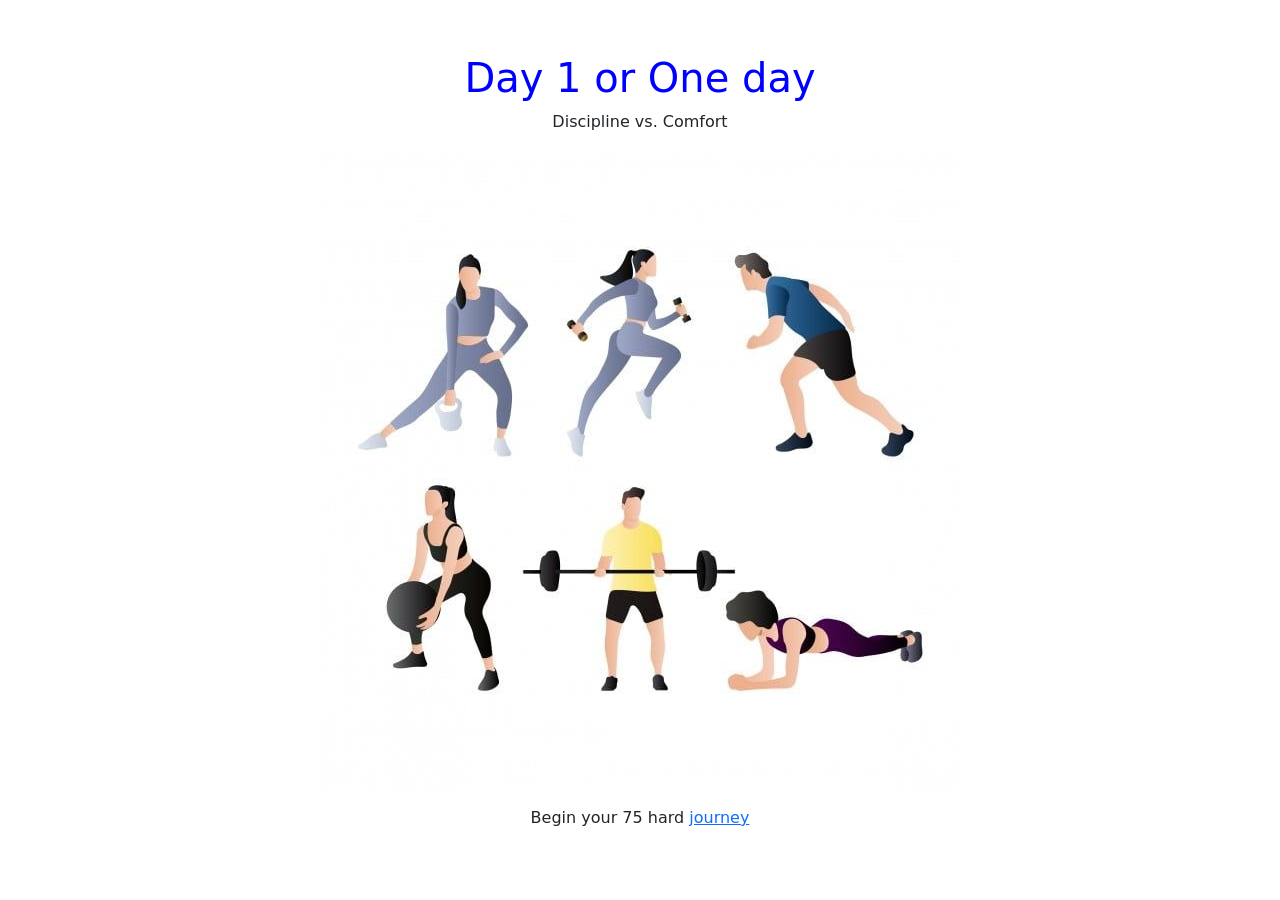
<file: index.html>
<!doctype html>
<html lang="en">
<head>
	<meta charset="utf-8">
	<title>Day 1 or One day</title>
	<meta name="viewport" content="width=device-width,initial-scale=1">
	<link href="https://cdn.jsdelivr.net/npm/bootstrap@5.3.8/dist/css/bootstrap.min.css" rel="stylesheet">
	<link rel="stylesheet" href="./assets/css/styles.css">
</head>
<body class="d-flex justify-content-center align-items-center vh-100 text-center">

	<div>
		<h1>Day 1 or One day</h1>
	<p>Discipline vs. Comfort</p>
	<img src="assets/img/75hard.jpg" alt="" class="img-fluid mb-3">
	<p>Begin your 75 hard <a href="01.html">journey</a> </p>
	</div>
	
	<script src="https://cdn.jsdelivr.net/npm/bootstrap@5.3.8/dist/js/bootstrap.bundle.min.js"></script>
	<script src="./assets/js/main.js"></script>
</body>
</html>
</file>
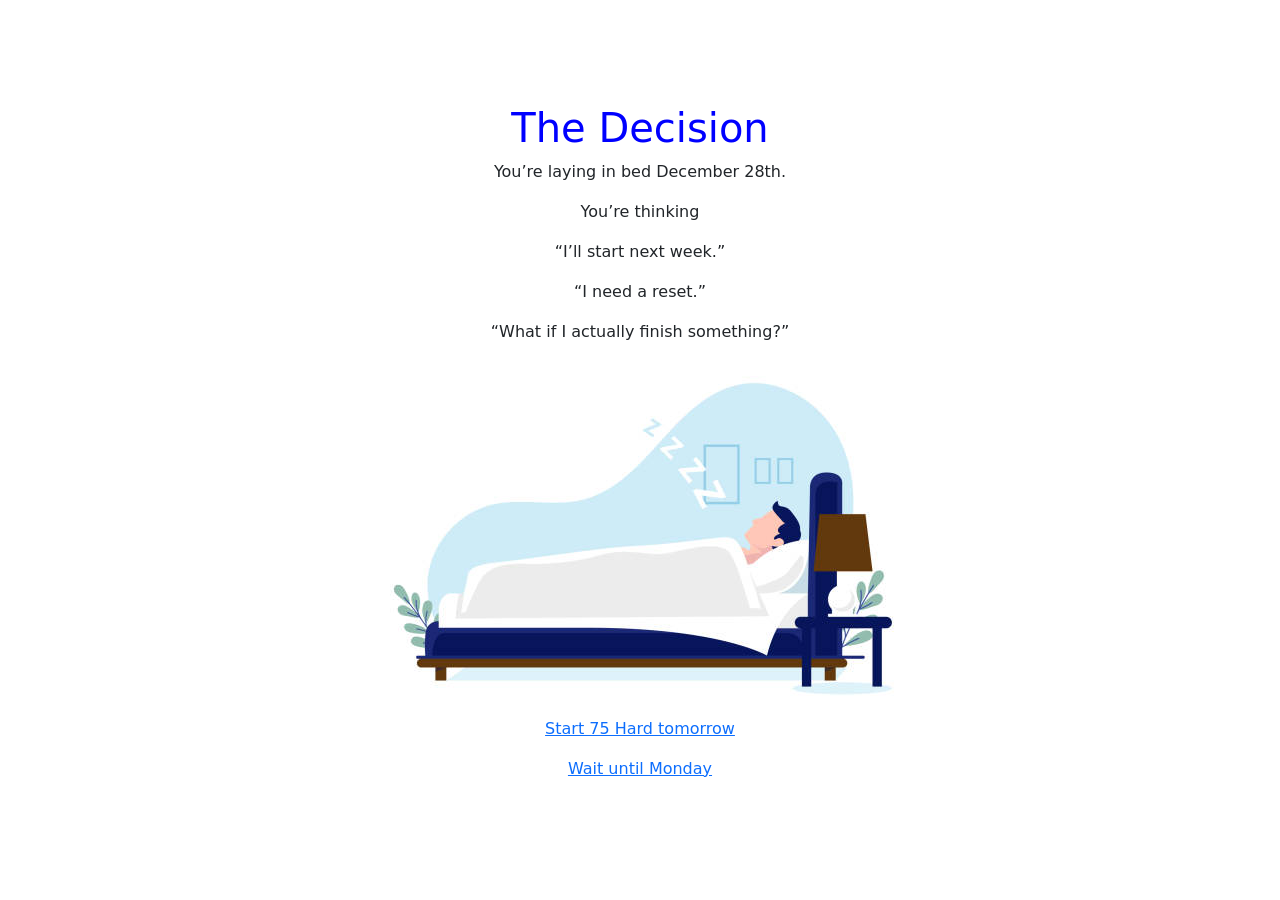
<file: 01.html>
<!doctype html>
<html lang="en">
<head>
	<meta charset="utf-8">
	<title>Website Template</title>
	<meta name="viewport" content="width=device-width,initial-scale=1">
	<link href="https://cdn.jsdelivr.net/npm/bootstrap@5.3.8/dist/css/bootstrap.min.css" rel="stylesheet">
	<link rel="stylesheet" href="./assets/css/styles.css">
</head>
<body class="d-flex justify-content-center align-items-center vh-100 text-center">
<div>
	<h1>The Decision</h1>
	<p>You’re laying in bed December 28th.</p>

</p>You’re thinking</p>

</p>“I’ll start next week.”</p>

</p>“I need a reset.”</p>

</p>“What if I actually finish something?”</p>
	
	<img src="assets/img/bed.jpg" alt="">
	<p><a href="02.html">Start 75 Hard tomorrow</a> </p>
	<p><a href="03.html">Wait until Monday </p>
</div>
	
	<script src="https://cdn.jsdelivr.net/npm/bootstrap@5.3.8/dist/js/bootstrap.bundle.min.js"></script>
	<script src="./assets/js/main.js"></script>
</body>
</html>
</file>
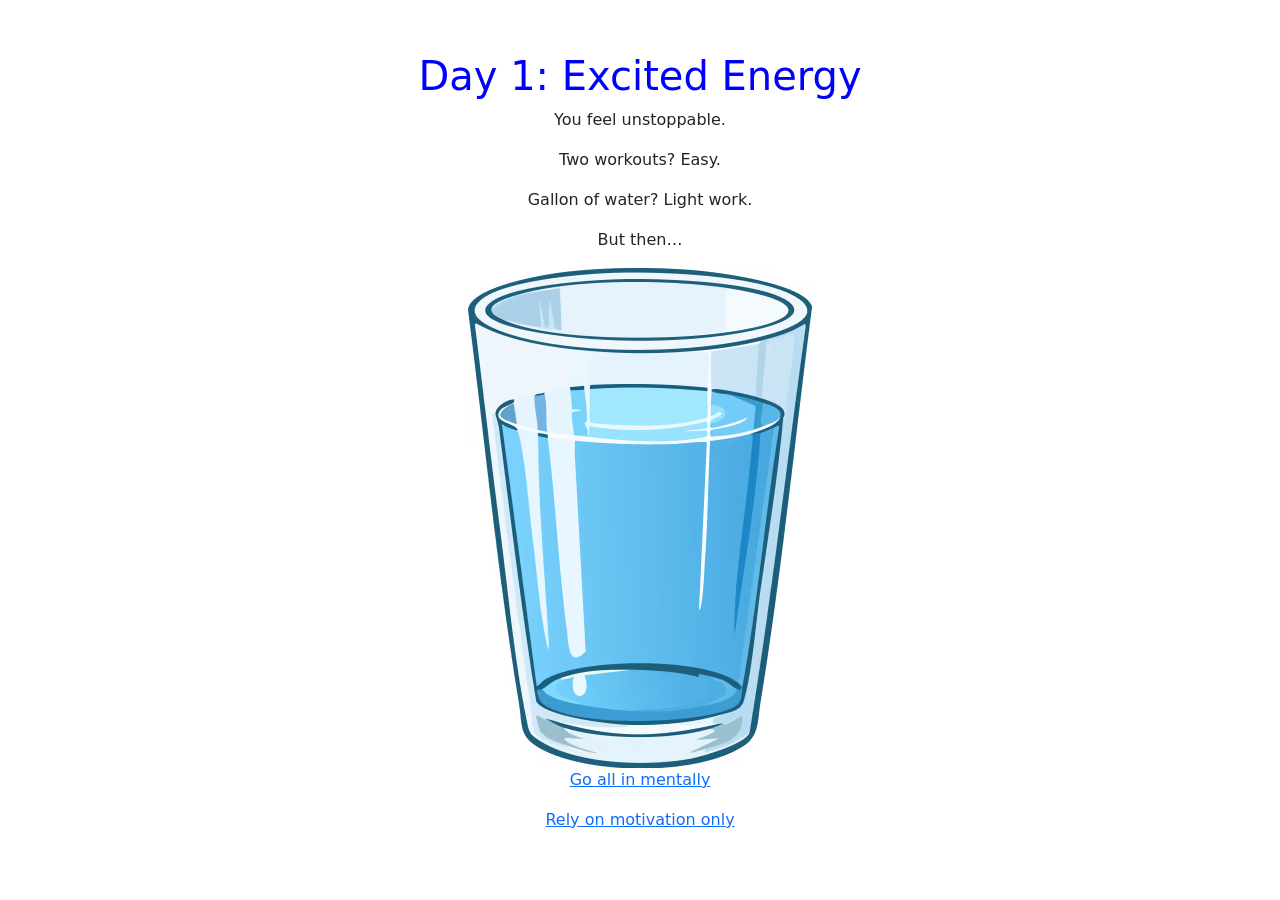
<file: 02.html>
<!doctype html>
<html lang="en">
<head>
	<meta charset="utf-8">
	<title>Website Template</title>
	<meta name="viewport" content="width=device-width,initial-scale=1">
	<link href="https://cdn.jsdelivr.net/npm/bootstrap@5.3.8/dist/css/bootstrap.min.css" rel="stylesheet">
	<link rel="stylesheet" href="./assets/css/styles.css">
</head>
<body class="d-flex justify-content-center align-items-center vh-100 text-center">
<div>
	<h1>Day 1: Excited Energy</h1>
	<p>You feel unstoppable.</p>
	<p>Two workouts? Easy.</p>
	<p>Gallon of water? Light work.</p>
	<p>But then…</p>
<img src="assets/img/water.avif" alt="">
	
	<p> <a href="04.html">Go all in mentally</a> </p>
	<p> <a href="05.html">Rely on motivation only</a> </p>

	</div>

	<p> </p>
	<script src="https://cdn.jsdelivr.net/npm/bootstrap@5.3.8/dist/js/bootstrap.bundle.min.js"></script>
	<script src="./assets/js/main.js"></script>
</body>
</html>
</file>
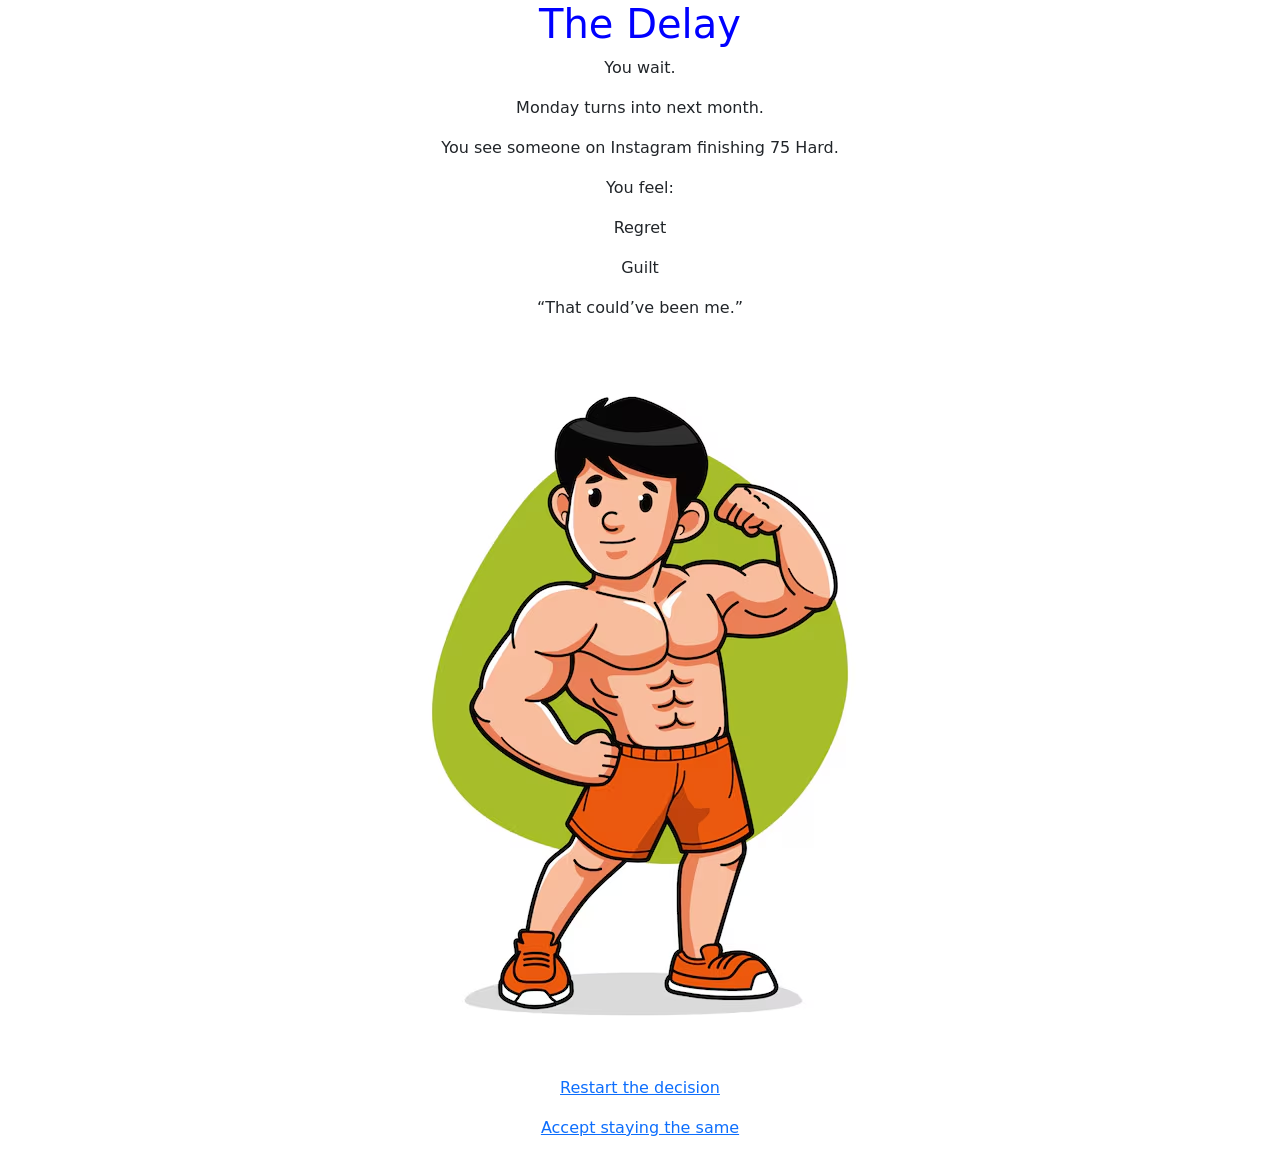
<file: 03.html>
<!doctype html>
<html lang="en">
<head>
	<meta charset="utf-8">
	<title>Website Template</title>
	<meta name="viewport" content="width=device-width,initial-scale=1">
	<link href="https://cdn.jsdelivr.net/npm/bootstrap@5.3.8/dist/css/bootstrap.min.css" rel="stylesheet">
	<link rel="stylesheet" href="./assets/css/styles.css">
</head>
<body class="d-flex justify-content-center align-items-center text-center">
	<div>
	<h1>The Delay</h1>
	<p>You wait.</p>
	<p>Monday turns into next month.</p>
	<P>You see someone on Instagram finishing 75 Hard.</P>
	<p>You feel:</p>
	<p>Regret</p>
	<p>Guilt</p>
	<p>“That could’ve been me.”</p>
		<img src="assets/img/fitpic.avif" alt="">
	<p><a href="01.html">Restart the decision</a> </p>
	<p><a href="15.html">Accept staying the same</a></p>
	</div>
	
	<script src="https://cdn.jsdelivr.net/npm/bootstrap@5.3.8/dist/js/bootstrap.bundle.min.js"></script>
	<script src="./assets/js/main.js"></script>
</body>
</html>
</file>
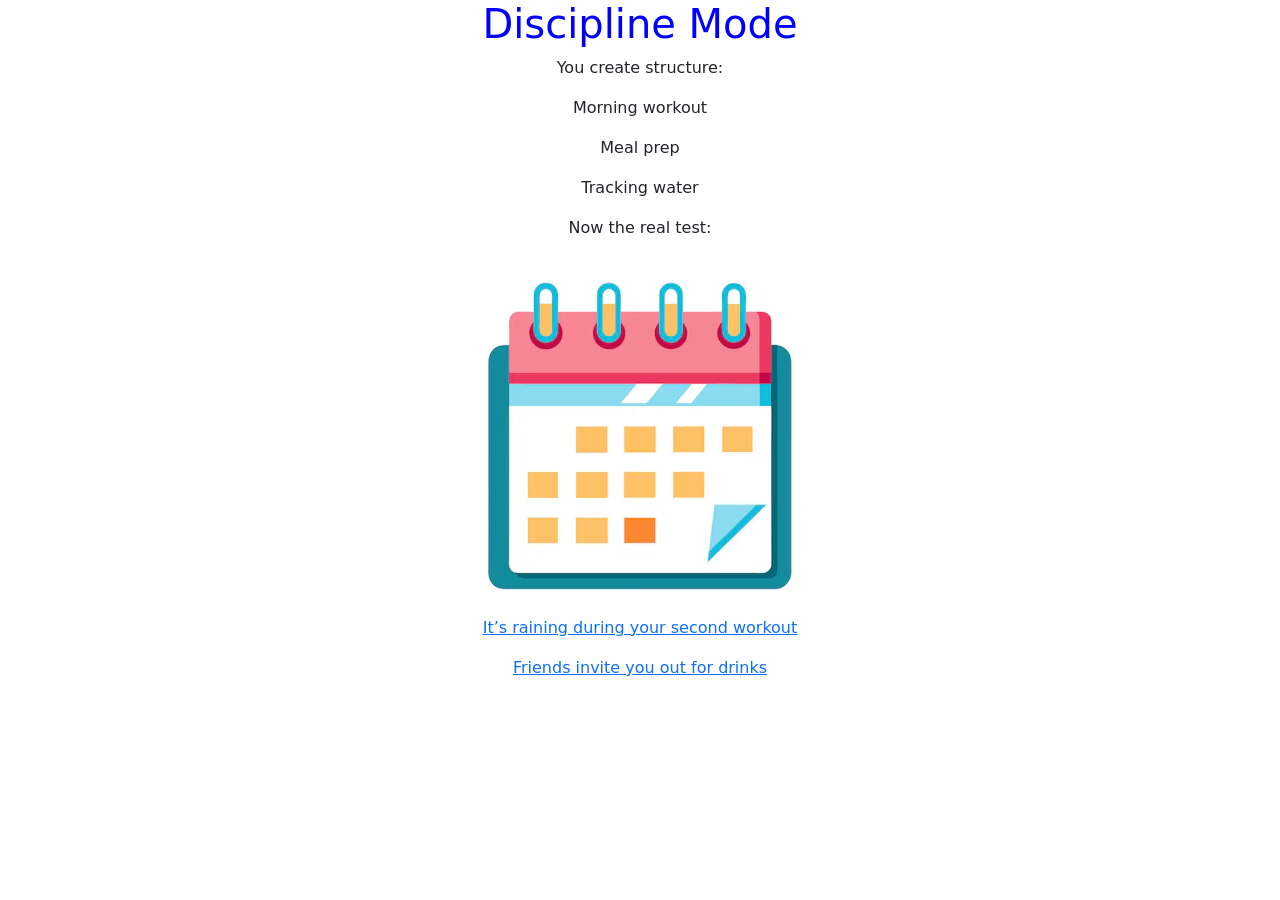
<file: 04.html>
<!doctype html>
<html lang="en">
<head>
	<meta charset="utf-8">
	<title>Website Template</title>
	<meta name="viewport" content="width=device-width,initial-scale=1">
	<link href="https://cdn.jsdelivr.net/npm/bootstrap@5.3.8/dist/css/bootstrap.min.css" rel="stylesheet">
	<link rel="stylesheet" href="./assets/css/styles.css">
</head>
<body class="d-flex justify-content-center align-items-center text-center">
<div>
	<h1>Discipline Mode</h1>
		
	<p>You create structure:</p>

<p>Morning workout</p>

<p>Meal prep</p>

<p>Tracking water</p>

<p>Now the real test:</p>
	
	<img src="assets/img/time.avif" alt="">
	<p><a href="06.html">It’s raining during your second workout</a></p>
	<p><a href="07.html">Friends invite you out for drinks</a></p>
</div>
	
	<script src="https://cdn.jsdelivr.net/npm/bootstrap@5.3.8/dist/js/bootstrap.bundle.min.js"></script>
	<script src="./assets/js/main.js"></script>
</body>
</html>
</file>
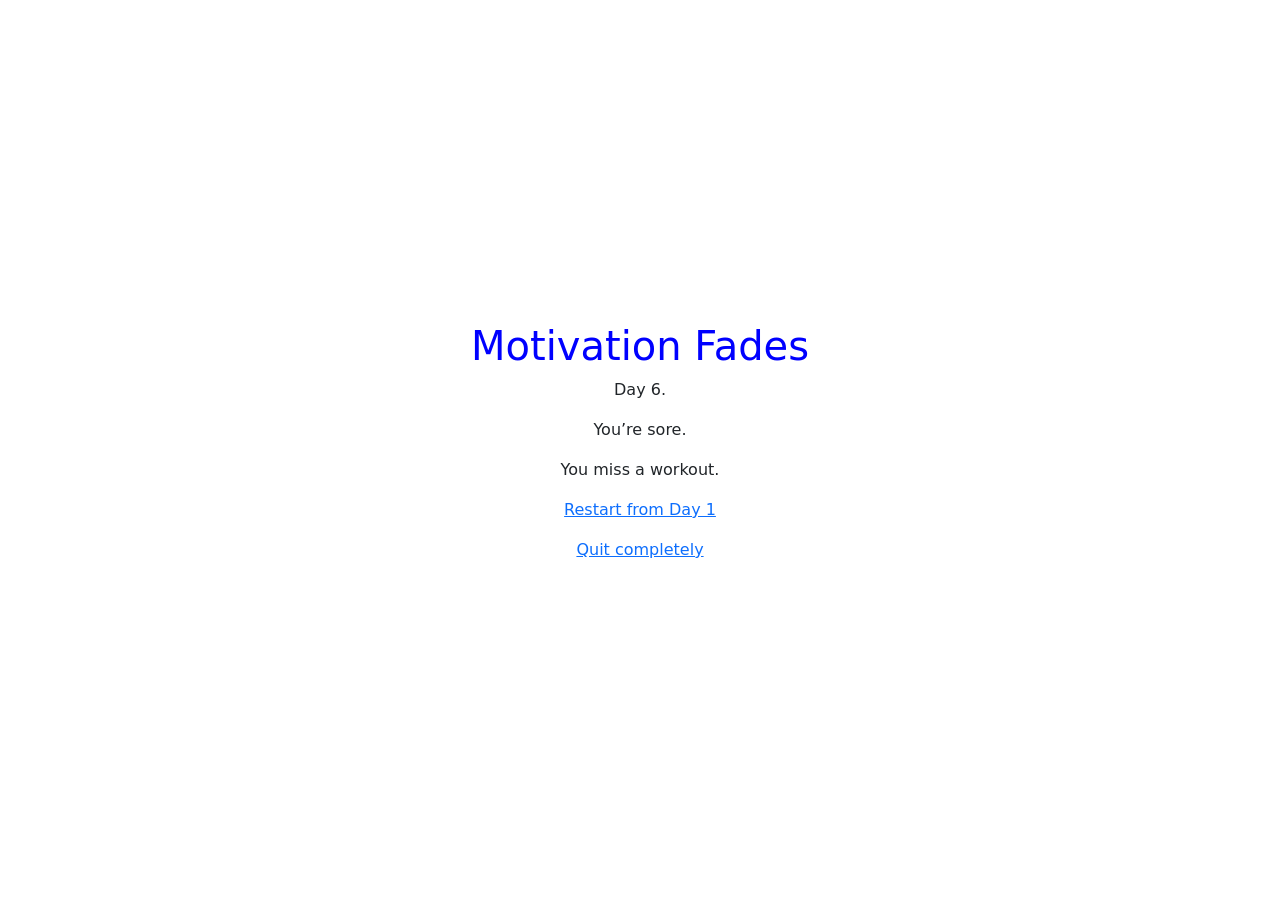
<file: 05.html>
<!doctype html>
<html lang="en">
<head>
	<meta charset="utf-8">
	<title>Website Template</title>
	<meta name="viewport" content="width=device-width,initial-scale=1">
	<link href="https://cdn.jsdelivr.net/npm/bootstrap@5.3.8/dist/css/bootstrap.min.css" rel="stylesheet">
	<link rel="stylesheet" href="./assets/css/styles.css">
</head>
<body class="d-flex justify-content-center align-items-center vh-100 text-center">
<div>
	<h1>Motivation Fades</h1>
	
	<p>Day 6.</p>

<p>You’re sore.</p>

<p>You miss a workout.</p>

	
	<p><a href="01.html">Restart from Day 1</a> </p>
	<p><a href="15.html">Quit completely</a> </p>
</div>
	
	<script src="https://cdn.jsdelivr.net/npm/bootstrap@5.3.8/dist/js/bootstrap.bundle.min.js"></script>
	<script src="./assets/js/main.js"></script>
</body>
</html>
</file>
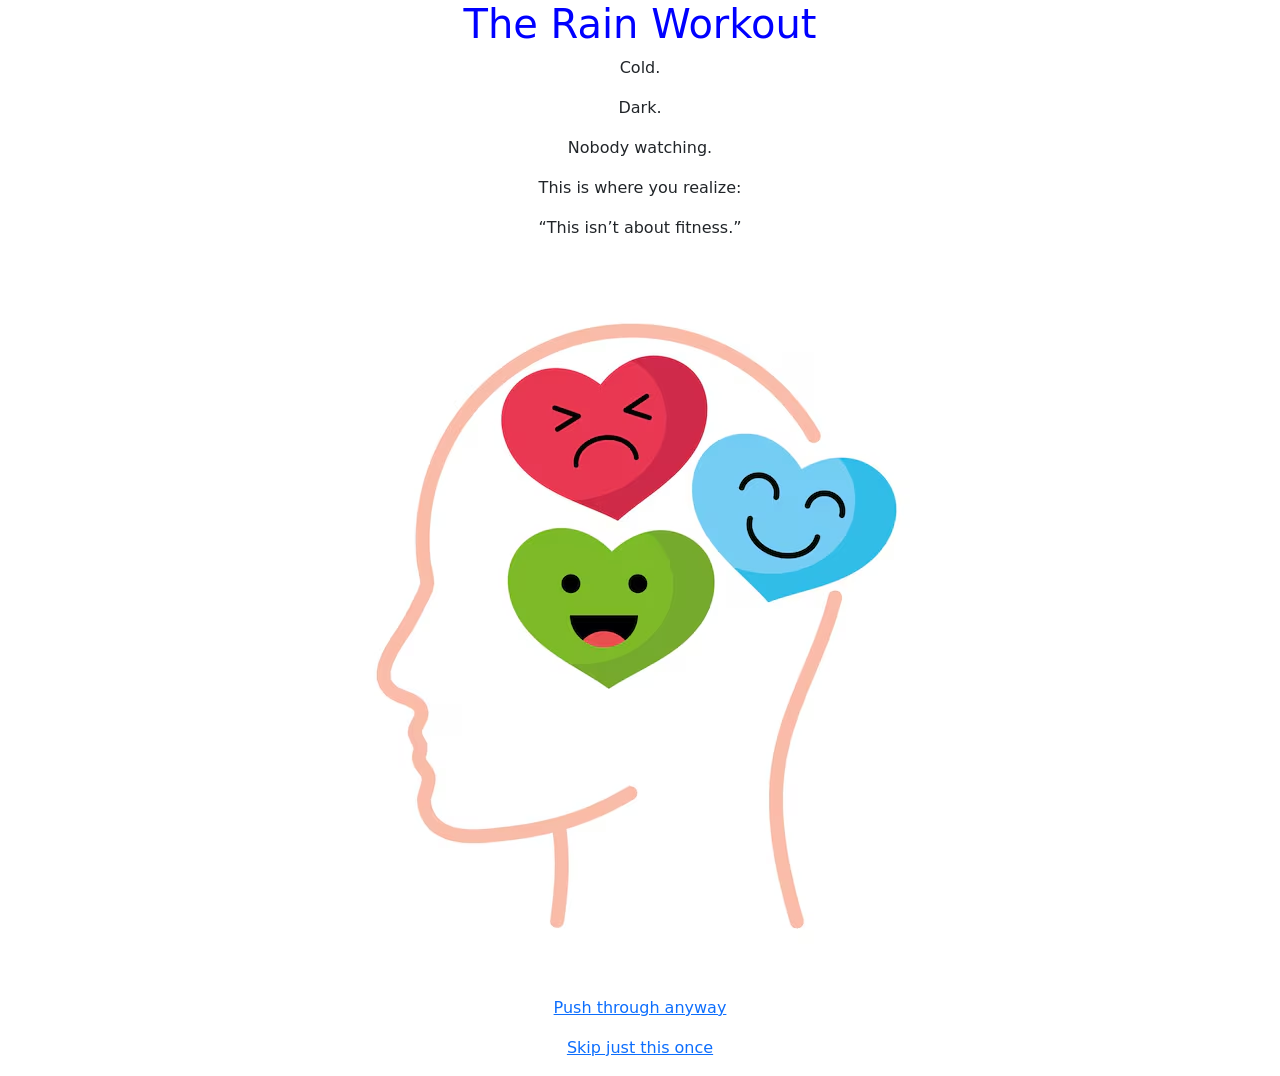
<file: 06.html>
<!doctype html>
<html lang="en">
<head>
	<meta charset="utf-8">
	<title>Website Template</title>
	<meta name="viewport" content="width=device-width,initial-scale=1">
	<link href="https://cdn.jsdelivr.net/npm/bootstrap@5.3.8/dist/css/bootstrap.min.css" rel="stylesheet">
	<link rel="stylesheet" href="./assets/css/styles.css">
</head>
<body class="d-flex justify-content-center align-items-center text-center">
<div>
	<h1>The Rain Workout</h1>
	
	<p>Cold.</p>

<p>Dark.</p>

<p>Nobody watching.</p>

<p>This is where you realize:</p>

<p>“This isn’t about fitness.”</p>
	
	<img src="assets/img/mental.avif" alt="">
	
	<p><a href="08.html">Push through anyway</a> </p>
	<p><a href="05.html">Skip just this once</a> </p>
</div>
	
	<script src="https://cdn.jsdelivr.net/npm/bootstrap@5.3.8/dist/js/bootstrap.bundle.min.js"></script>
	<script src="./assets/js/main.js"></script>
</body>
</html>
</file>
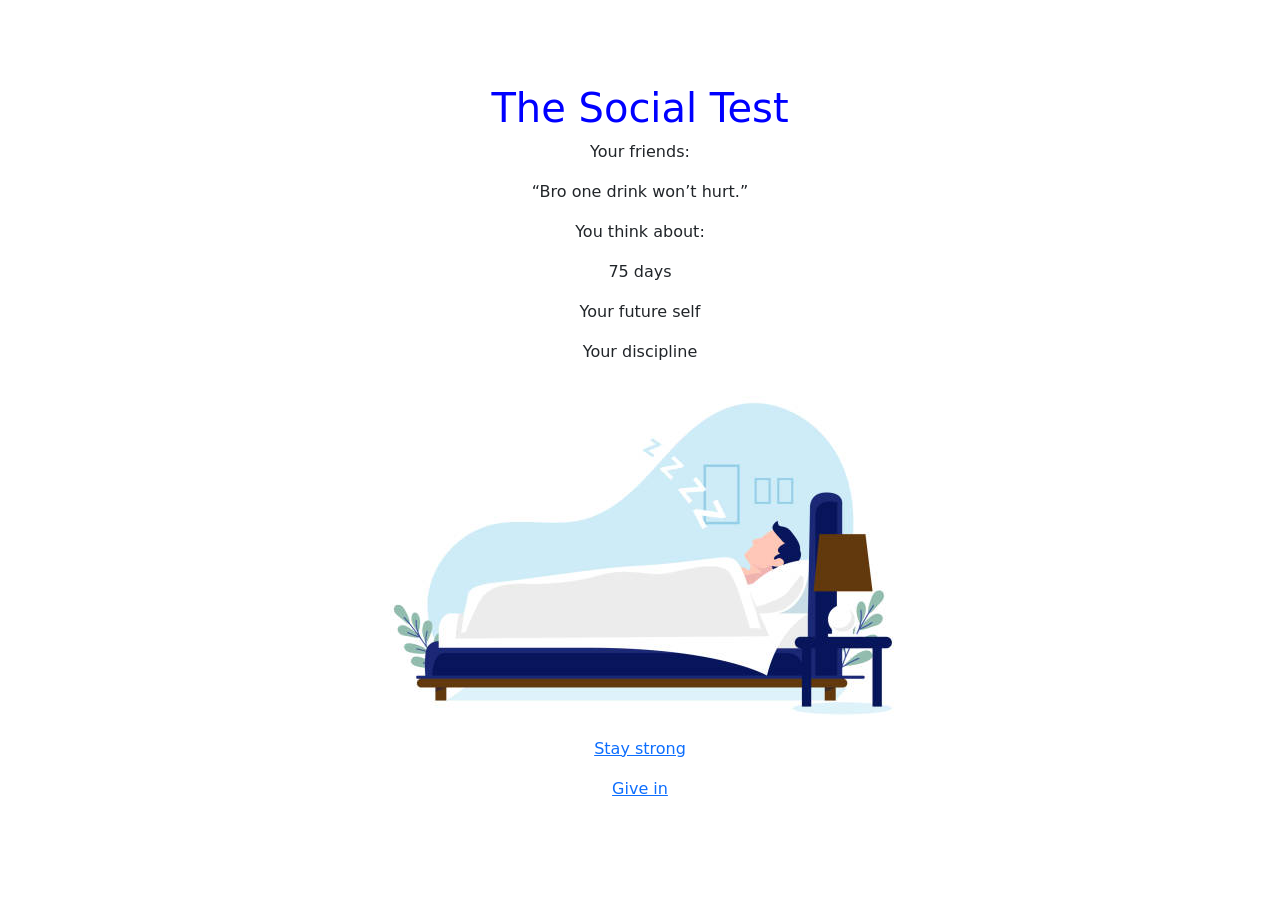
<file: 07.html>
<!doctype html>
<html lang="en">
<head>
	<meta charset="utf-8">
	<title>Website Template</title>
	<meta name="viewport" content="width=device-width,initial-scale=1">
	<link href="https://cdn.jsdelivr.net/npm/bootstrap@5.3.8/dist/css/bootstrap.min.css" rel="stylesheet">
	<link rel="stylesheet" href="./assets/css/styles.css">
</head>
<body class="d-flex justify-content-center align-items-center vh-100 text-center">
<div>
	<h1>The Social Test</h1>
	<p>Your friends:</p>

<p>“Bro one drink won’t hurt.”</p>

<p>You think about:</p>

<p>75 days</p>

<p>Your future self</p>
	
	<p>Your discipline</p>
	
	<img src="assets/img/bed.jpg" alt="">
	<p><a href="08.html">Stay strong</a> </p>
	<p><a href="05.html">Give in<a/> </p>
</div>
	
	<script src="https://cdn.jsdelivr.net/npm/bootstrap@5.3.8/dist/js/bootstrap.bundle.min.js"></script>
	<script src="./assets/js/main.js"></script>
</body>
</html>
</file>
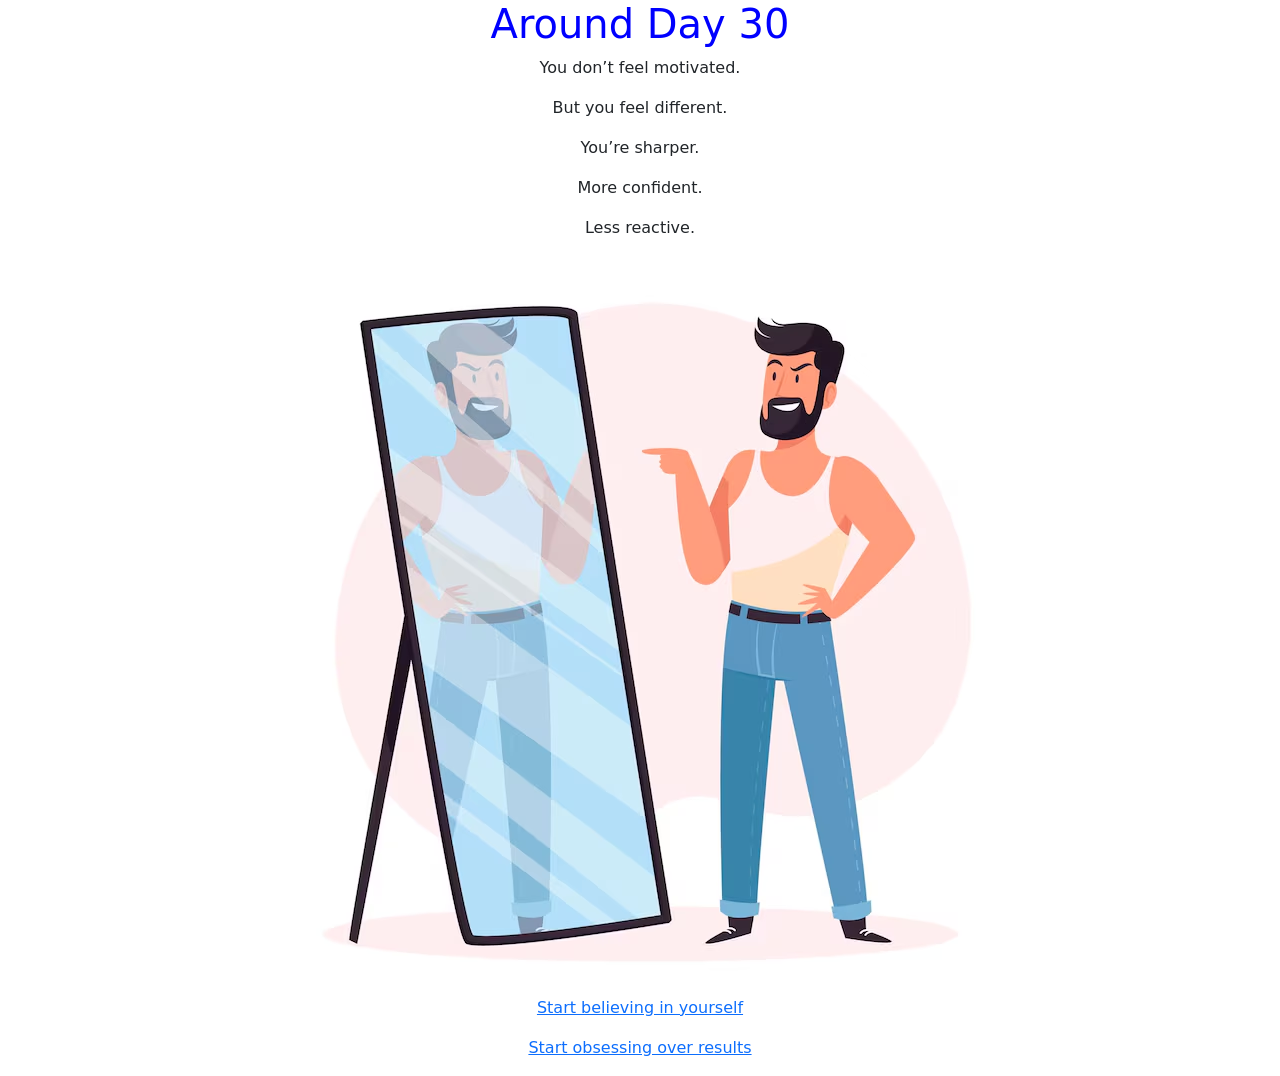
<file: 08.html>
<!doctype html>
<html lang="en">
<head>
	<meta charset="utf-8">
	<title>Website Template</title>
	<meta name="viewport" content="width=device-width,initial-scale=1">
	<link href="https://cdn.jsdelivr.net/npm/bootstrap@5.3.8/dist/css/bootstrap.min.css" rel="stylesheet">
	<link rel="stylesheet" href="./assets/css/styles.css">
</head>
<body class="d-flex justify-content-center align-items-center text-center">
<div>
	<h1>Around Day 30</h1>
	
	<p>You don’t feel motivated.</p>

<p>But you feel different.</p>

<p>You’re sharper.</p>

<p>More confident.</p>

<p>Less reactive.</p>
	
	<img src="assets/img/check.avif" alt="">
	<p><a href="09.html">Start believing in yourself</a> </p>
	<p><a href="10.html">Start obsessing over results</a> </p>
</div>
	
	<script src="https://cdn.jsdelivr.net/npm/bootstrap@5.3.8/dist/js/bootstrap.bundle.min.js"></script>
	<script src="./assets/js/main.js"></script>
</body>
</html>
</file>
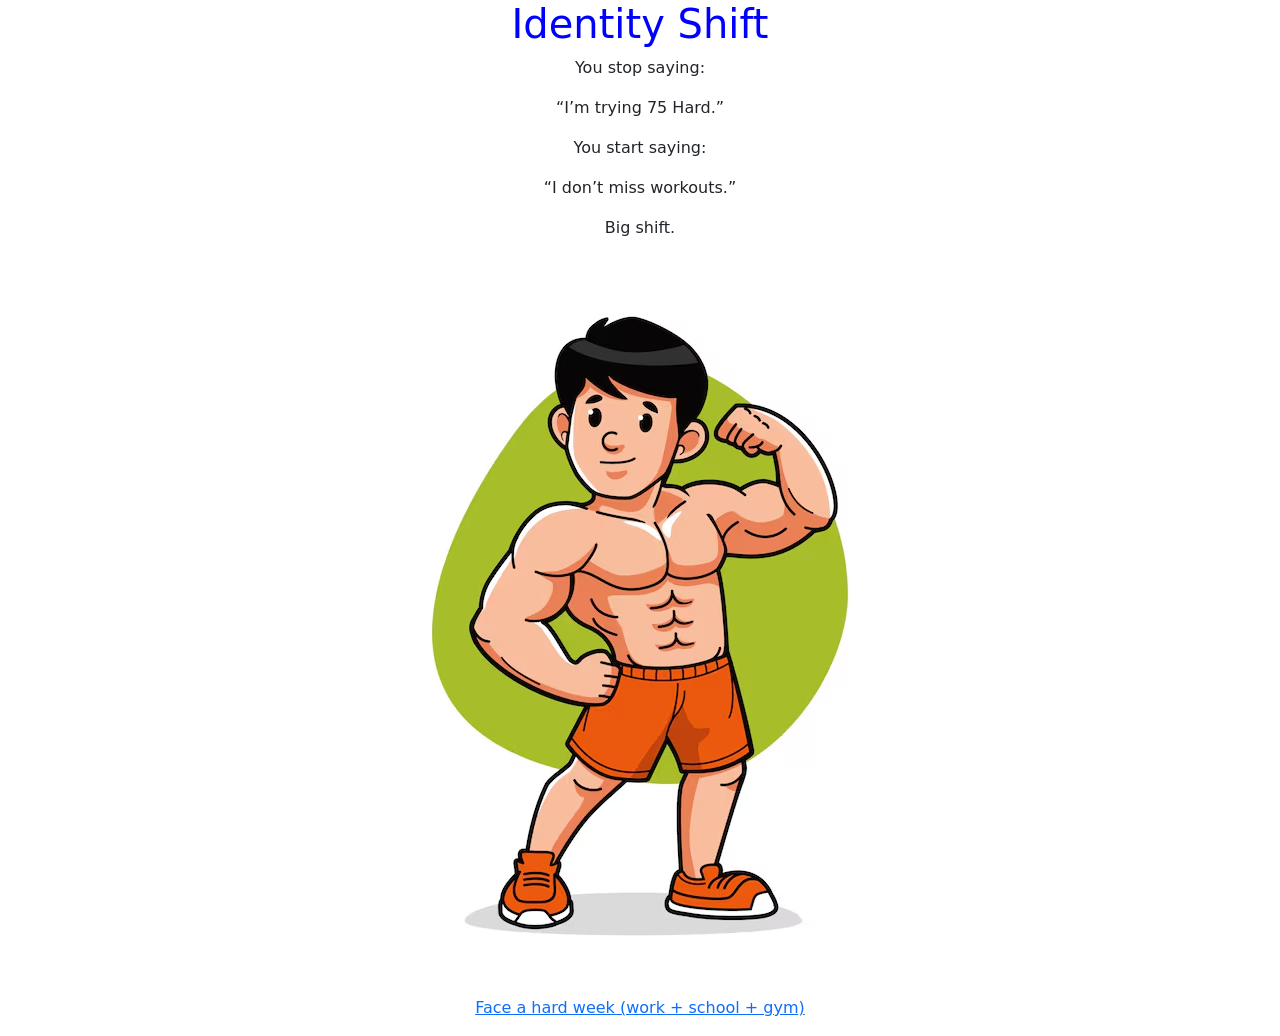
<file: 09.html>
<!doctype html>
<html lang="en">
<head>
	<meta charset="utf-8">
	<title>Website Template</title>
	<meta name="viewport" content="width=device-width,initial-scale=1">
	<link href="https://cdn.jsdelivr.net/npm/bootstrap@5.3.8/dist/css/bootstrap.min.css" rel="stylesheet">
	<link rel="stylesheet" href="./assets/css/styles.css">
</head>
<body class="d-flex justify-content-center align-items-center text-center">
<div>
	<h1>Identity Shift</h1>
	
	<p>You stop saying:</p>

<p>“I’m trying 75 Hard.”</p>

<p>You start saying:</p>

<p>“I don’t miss workouts.”</p>

<p>Big shift.</p>
	
	<img src="assets/img/fitpic.avif" alt="">
	<p><a href="11.html">Face a hard week (work + school + gym)</a> </p>
	
</div>
	
	<script src="https://cdn.jsdelivr.net/npm/bootstrap@5.3.8/dist/js/bootstrap.bundle.min.js"></script>
	<script src="./assets/js/main.js"></script>
</body>
</html>
</file>
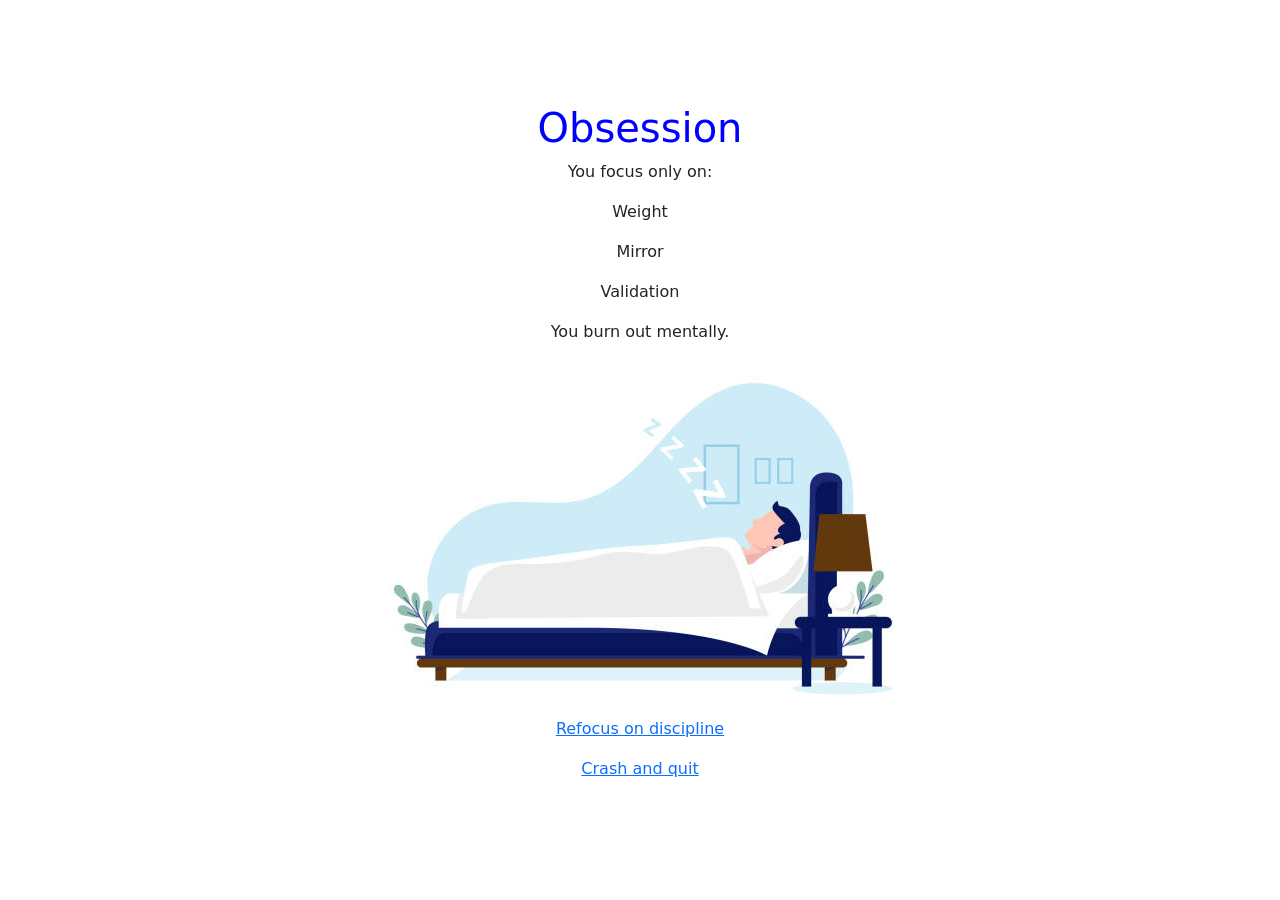
<file: 10.html>
<!doctype html>
<html lang="en">
<head>
	<meta charset="utf-8">
	<title>Website Template</title>
	<meta name="viewport" content="width=device-width,initial-scale=1">
	<link href="https://cdn.jsdelivr.net/npm/bootstrap@5.3.8/dist/css/bootstrap.min.css" rel="stylesheet">
	<link rel="stylesheet" href="./assets/css/styles.css">
</head>
<body class="d-flex justify-content-center align-items-center vh-100 text-center">
<div>
	<h1>Obsession</h1>
	
	<p>You focus only on:</p>

<p>Weight</p>

<p>Mirror</p>

<p>Validation</p>

<p>You burn out mentally.</p>
	
	
	<img src="assets/img/bed.jpg" alt="">
	<p><a href="09.html">Refocus on discipline</a> </p>
	<p><a href="15.html">Crash and quit<a/> </p>
<div>
	
	<script src="https://cdn.jsdelivr.net/npm/bootstrap@5.3.8/dist/js/bootstrap.bundle.min.js"></script>
	<script src="./assets/js/main.js"></script>
</body>
</html>
</file>
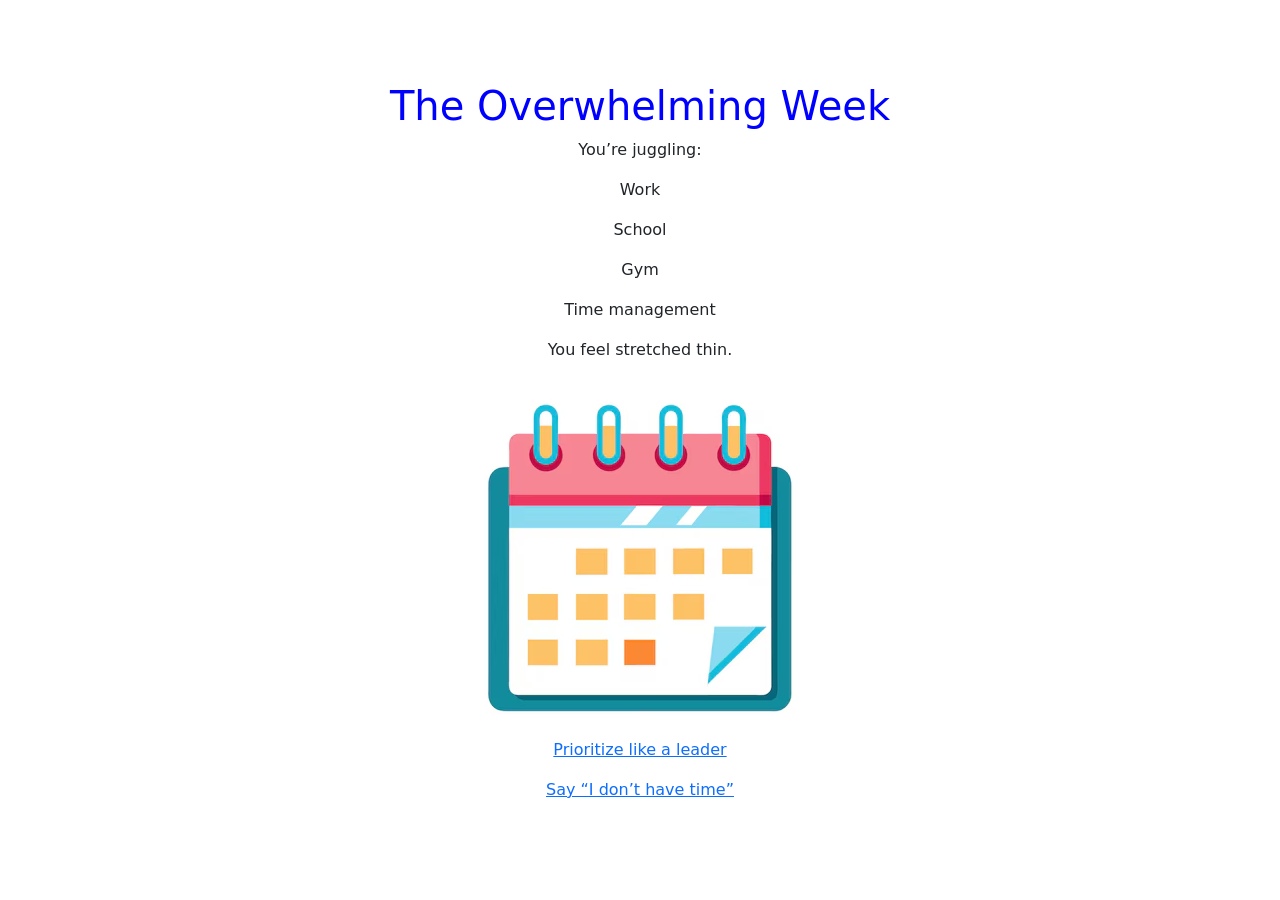
<file: 11.html>
<!doctype html>
<html lang="en">
<head>
	<meta charset="utf-8">
	<title>Website Template</title>
	<meta name="viewport" content="width=device-width,initial-scale=1">
	<link href="https://cdn.jsdelivr.net/npm/bootstrap@5.3.8/dist/css/bootstrap.min.css" rel="stylesheet">
	<link rel="stylesheet" href="./assets/css/styles.css">
</head>
<body class="d-flex justify-content-center align-items-center vh-100 text-center">
<div>
	<h1>The Overwhelming Week</h1>
	
	<p>You’re juggling:</p>

<p>Work</p>

<p>School</p>

<p>Gym</p>

<p>Time management</p>
	
	<p>You feel stretched thin.</p>
	
	<img src="assets/img/time.avif" alt="">
	<p><a href="12.html">Prioritize like a leader</a> </p>
	<p><a href="05.html">Say “I don’t have time”</a> </p>
<div>
	
	<script src="https://cdn.jsdelivr.net/npm/bootstrap@5.3.8/dist/js/bootstrap.bundle.min.js"></script>
	<script src="./assets/js/main.js"></script>
</body>
</html>
</file>
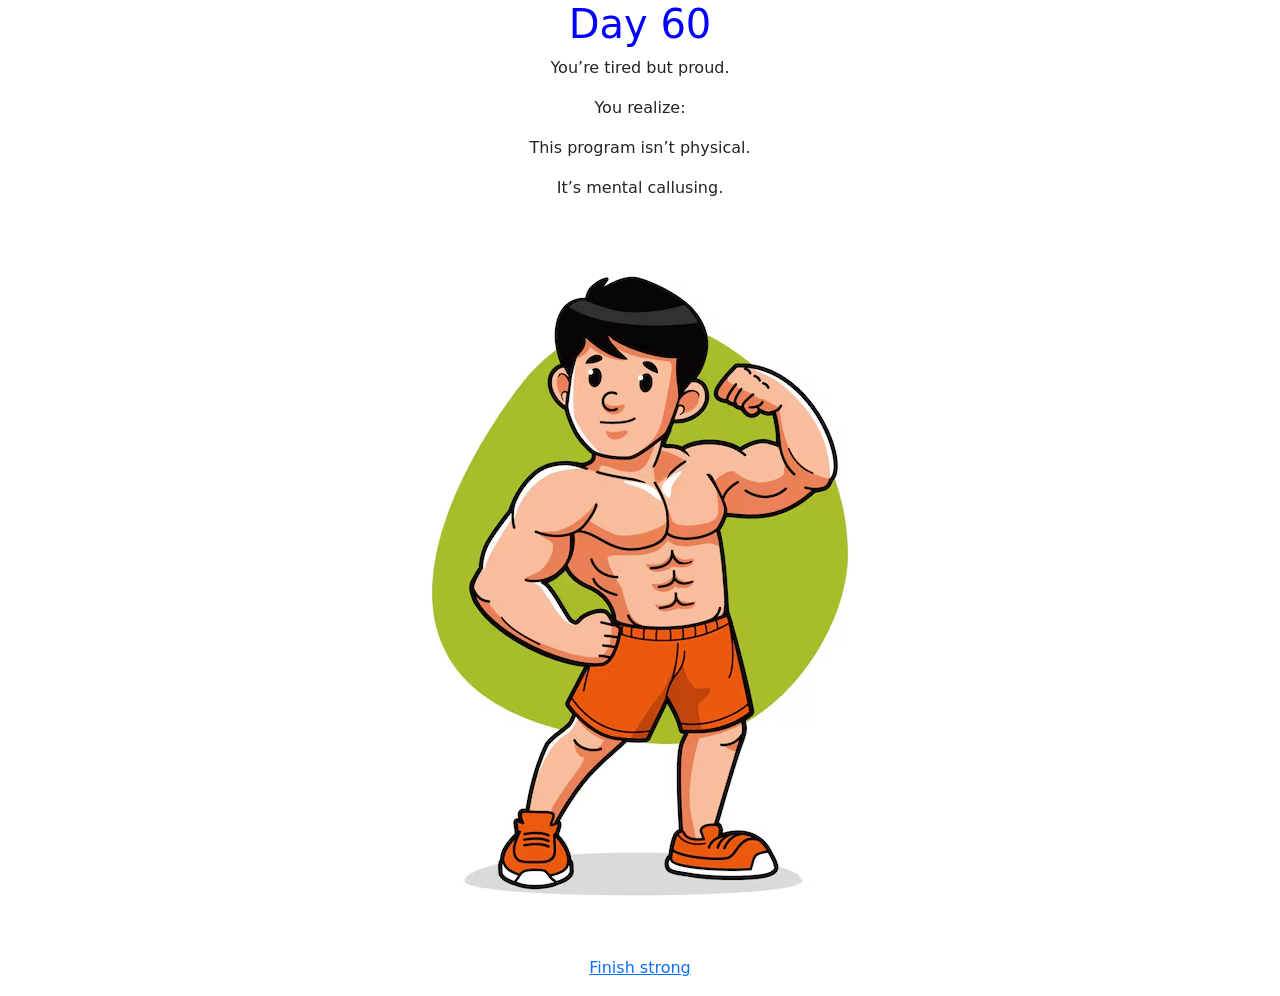
<file: 12.html>
<!doctype html>
<html lang="en">
<head>
	<meta charset="utf-8">
	<title>Website Template</title>
	<meta name="viewport" content="width=device-width,initial-scale=1">
	<link href="https://cdn.jsdelivr.net/npm/bootstrap@5.3.8/dist/css/bootstrap.min.css" rel="stylesheet">
	<link rel="stylesheet" href="./assets/css/styles.css">
</head>
<body class="d-flex justify-content-center align-items-center text-center">
<div>
	<h1>Day 60</h1>
	<p>You’re tired but proud.</p>

<p>You realize:</p>

<p>This program isn’t physical.</p>

<p>It’s mental callusing.</p>

	
	<img src="assets/img/fitpic.avif" alt="">
	<p><a href="13.html">Finish strong</a> </p>

</div>
	
	<script src="https://cdn.jsdelivr.net/npm/bootstrap@5.3.8/dist/js/bootstrap.bundle.min.js"></script>
	<script src="./assets/js/main.js"></script>
</body>
</html>
</file>
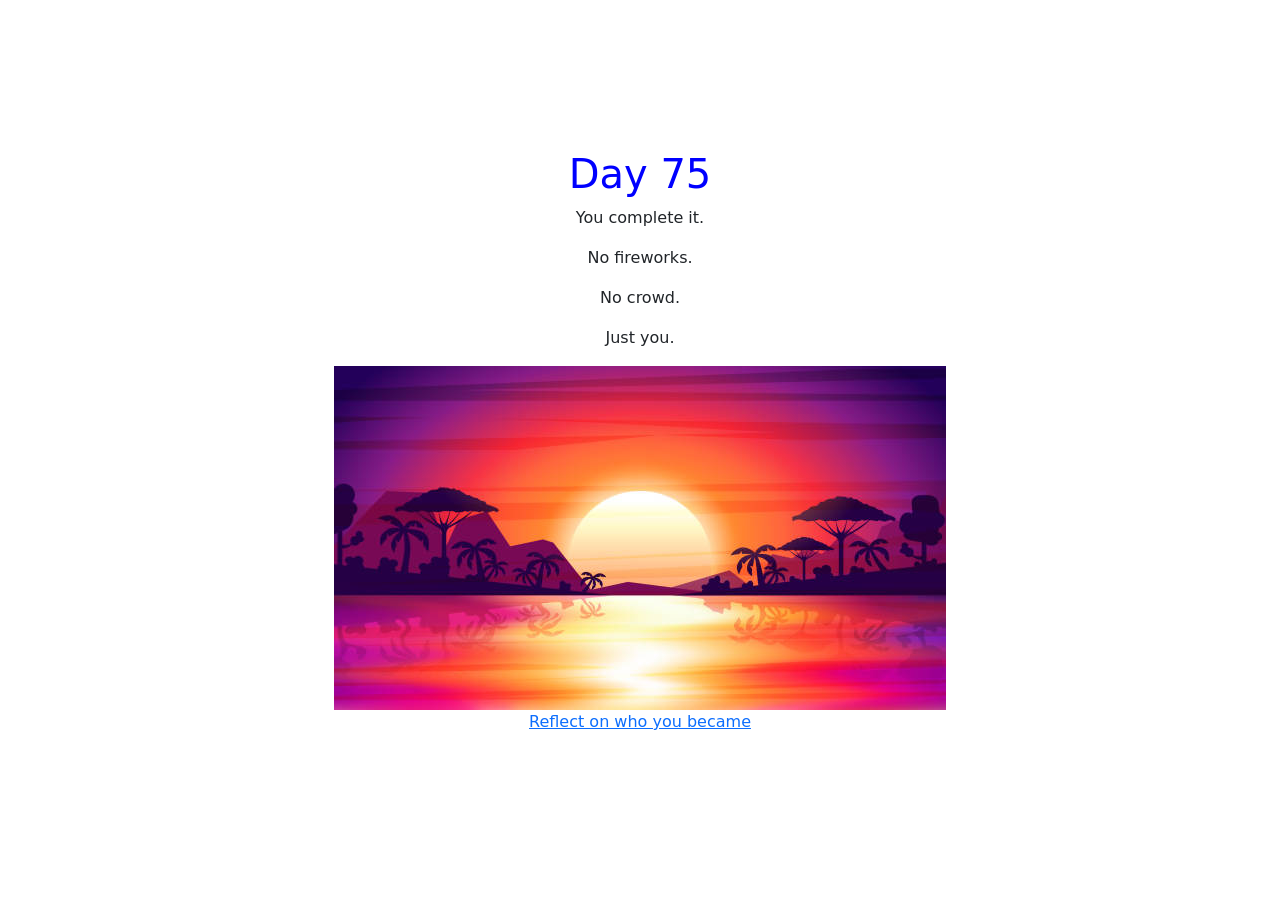
<file: 13.html>
<!doctype html>
<html lang="en">
<head>
	<meta charset="utf-8">
	<title>Website Template</title>
	<meta name="viewport" content="width=device-width,initial-scale=1">
	<link href="https://cdn.jsdelivr.net/npm/bootstrap@5.3.8/dist/css/bootstrap.min.css" rel="stylesheet">
	<link rel="stylesheet" href="./assets/css/styles.css">
</head>
<body class="d-flex justify-content-center align-items-center vh-100 text-center">
<div>
	<h1>Day 75</h1>
	<p>You complete it.</p>

<p>No fireworks.</p>

<p>No crowd.</p>

<p>Just you.</p>

	<img src="assets/img/sun.jpg" alt="">
	<p><a href="14.html">Reflect on who you became</a> </p>
	
</div>
	
	<script src="https://cdn.jsdelivr.net/npm/bootstrap@5.3.8/dist/js/bootstrap.bundle.min.js"></script>
	<script src="./assets/js/main.js"></script>
</body>
</html>
</file>
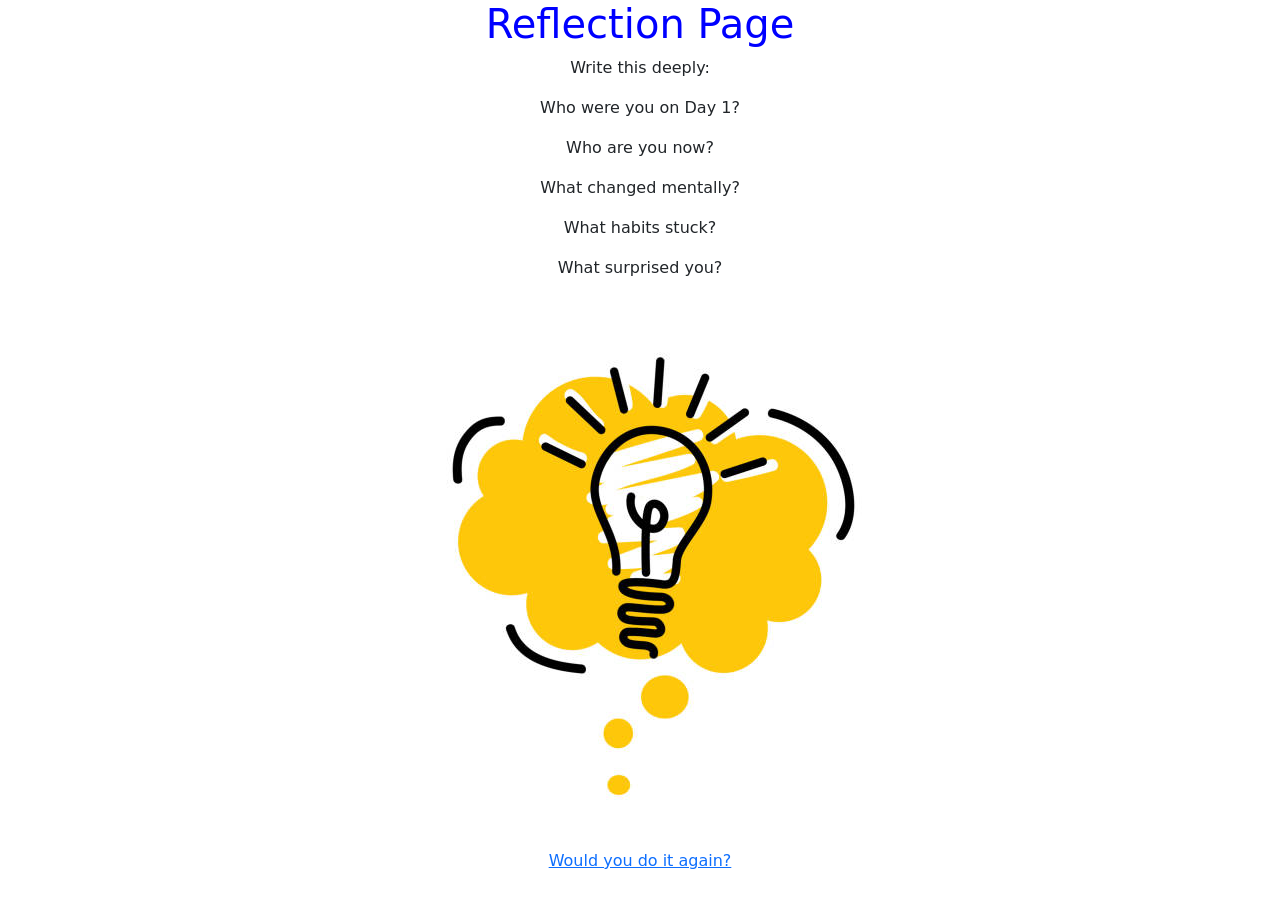
<file: 14.html>
<!doctype html>
<html lang="en">
<head>
	<meta charset="utf-8">
	<title>Website Template</title>
	<meta name="viewport" content="width=device-width,initial-scale=1">
	<link href="https://cdn.jsdelivr.net/npm/bootstrap@5.3.8/dist/css/bootstrap.min.css" rel="stylesheet">
	<link rel="stylesheet" href="./assets/css/styles.css">
</head>
<body class="d-flex justify-content-center align-items-center text-center">
<div>
	<h1>Reflection Page</h1>
	
	<p>Write this deeply:</p>

<p>Who were you on Day 1?</p>

<p>Who are you now?</p>

<p>What changed mentally?</p>

<p>What habits stuck?</p>
	
	<p>What surprised you?</p>
	
	<img src="assets/img/light.jpg" alt="">
	<p><a href="01.html">Would you do it again?</a> </p>
	
</div>
	
	<script src="https://cdn.jsdelivr.net/npm/bootstrap@5.3.8/dist/js/bootstrap.bundle.min.js"></script>
	<script src="./assets/js/main.js"></script>
</body>
</html>
</file>
<file: assets/css/styles.css>
/* styles.css */

h1 {
	font-size: 150 px;
	color: Blue;
}
</file>
